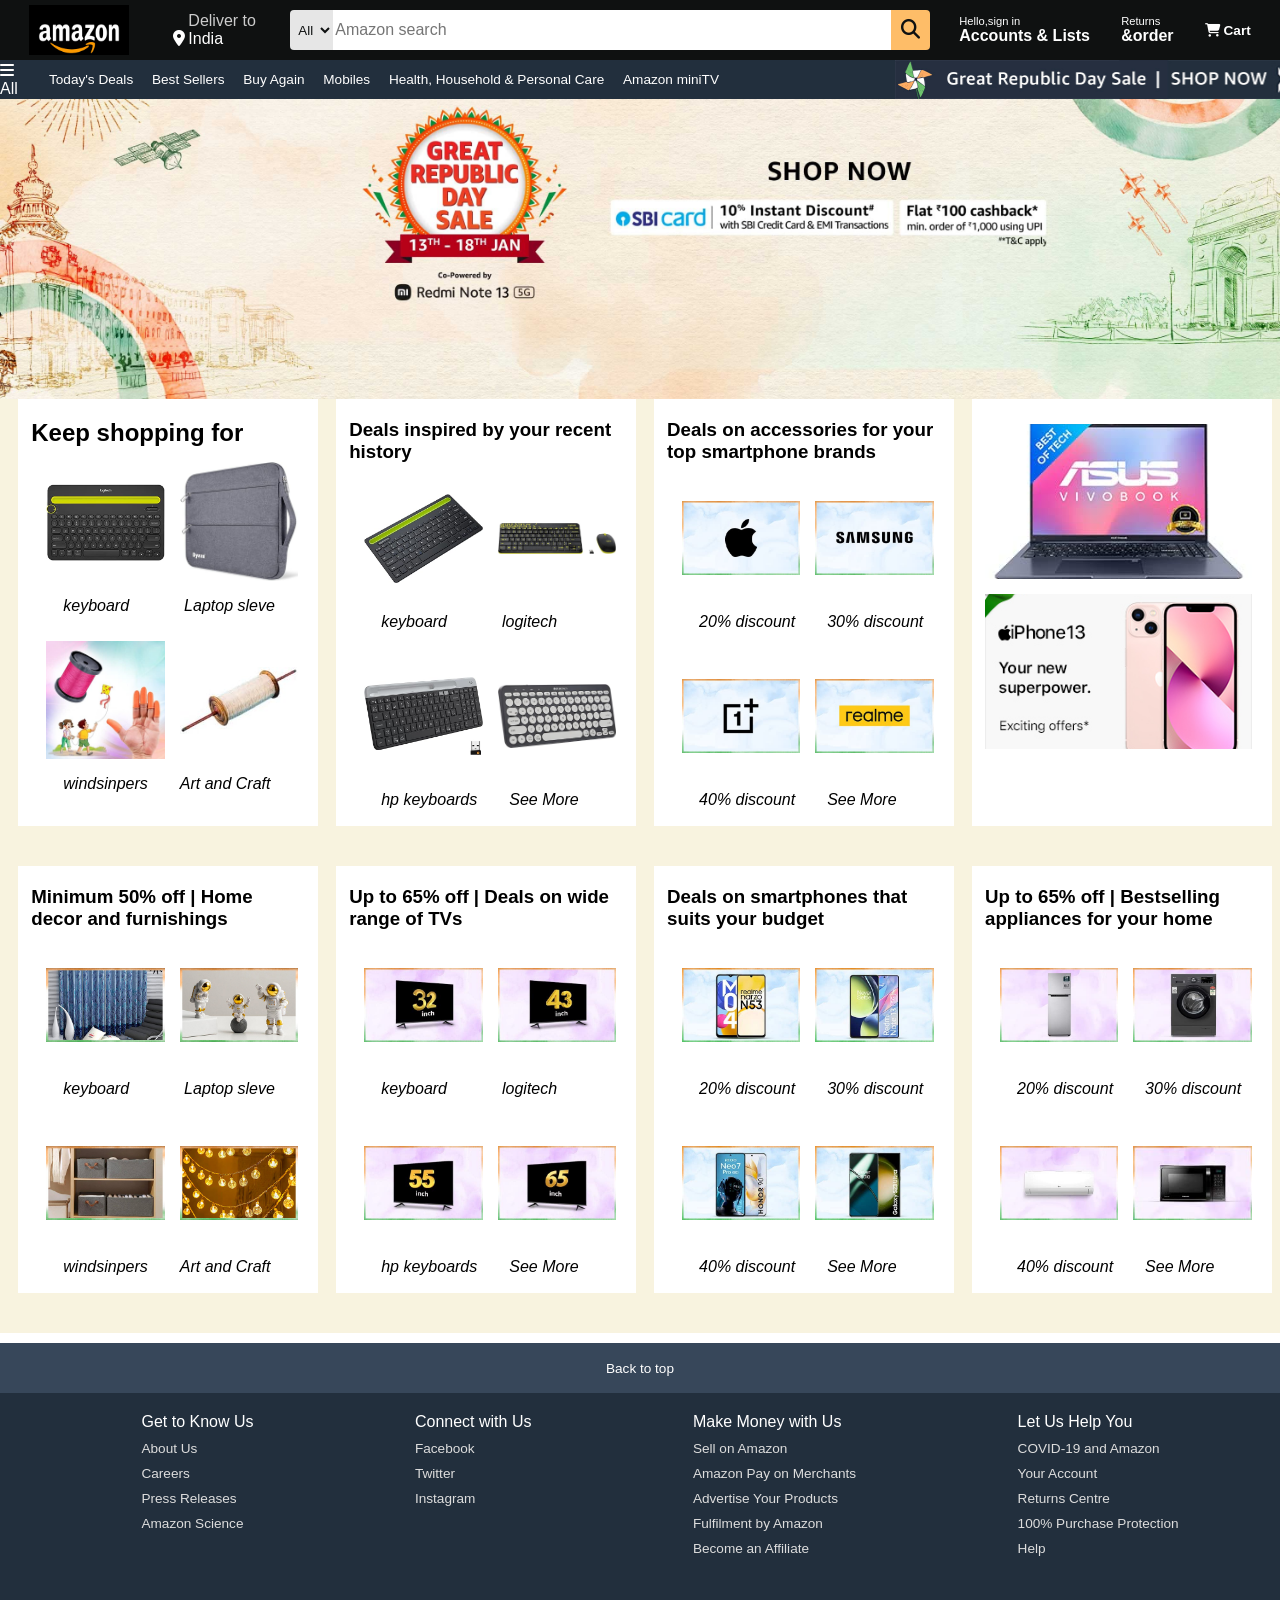
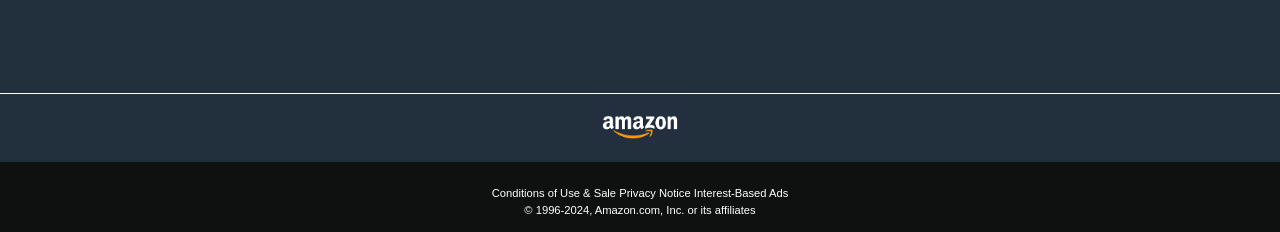
<file: project 2 amazon/index.html>
<!DOCTYPE html>
<html lang="en">
<head>
    <meta charset="UTF-8">
    <meta name="viewport" content="width=device-width, initial-scale=1.0">
    <title>Amazon</title>
    <link rel="stylesheet" href="style.css"> 
    <link rel="stylesheet" href="https://cdnjs.cloudflare.com/ajax/libs/font-awesome/6.5.1/css/all.min.css" integrity="sha512-DTOQO9RWCH3ppGqcWaEA1BIZOC6xxalwEsw9c2QQeAIftl+Vegovlnee1c9QX4TctnWMn13TZye+giMm8e2LwA==" crossorigin="anonymous" referrerpolicy="no-referrer" />
</head>
<body>
    <header>
        <div class="navbar">
            <div class="navlogo border">
                <div class="logo"></div>
            </div>
            <div class="navaddress border"> 
                <p class="deliver">Deliver to</p>
                <div class="navicon">
                    <i class="fa-solid fa-location-dot"></i>
                    <p class="India">India</p>

                </div>
            </div>
            <div class="navsearch">
                 <select class="search">
                    <option >All</option>
                 </select>
                  
                    <input placeholder="Amazon search" class="searchinput">
                    <div class="searchion">
                        <i class="fa-solid fa-magnifying-glass"></i>
                    </div>
                
            </div>
            <div class="navsign border">
                <p class="sign">Hello,sign in</p>
                <p class="first">Accounts & Lists</p>
            </div>
            <div class="orders border">
                <p class="sign">Returns</p>
                <p class="first">&order</p>
            </div>
            <div class="cart border">
                <i class="fa-solid fa-cart-shopping"></i>
                Cart 
            </div>
        </div>
        <div class="panel">
            <div class="panelall">
                <i class="fa-solid fa-bars"></i>
                 All
            </div>
            <div class="options">
                <p>Today's Deals</p>
                <p>Best Sellers</p>
                <p>Buy Again</p>
                <p>Mobiles</p>
                <p>Health, Household & Personal Care</p>
                <p>Amazon miniTV</p>

            </div>
            <div class="deals">
                
            </div>
        </div>

     </header>
    
    
    
     <div class="homepage"></div>
     <div class="shop">
        <div class="box1 box">
            <h2>Keep shopping for</h2>
                <div class="boxcontent">
                    <div class="top">
                             <div class="box1image1 subimage " style="background-image:url('keyboard.jpg');"><a href="https://www.amazon.in/hz/mobile/mission?p=tPiKZnF8zqvQAgX%2B0sPkeKgcR%2FM4ET6RxkSKxRPrF8YYGQESoTmi%2FiYuAE8v5Ep7IdYk6F2dLVwaGk4pd4MfEU4zYArmtUOfGakLkhVeO4o2gm7LsV8CFdguOnYT6zEGAObz4MkenAHlWL7hVK86wPxVQChByY%2B3fultbBYMxJVVUJlbvV3EdWjvg876XnM8fsMMHh6hYR6gd6YncGYEhdQSYT%2BG%2F1T%2FhaX%2Bm7pUgoWAEDvrXMUNx4ZB4R8qamHWje4MNbmEatPF5Vjm370GqirEFlqUu3GCcZsuV0c2TcDl68TdvJ32OGFVX0uSuwjBNm3K5imnBGlzegNHQeRUa%2FFPZBXwadwV65AIWqWMgA1UyaNS%2FWhHpn1tTHErNr1PlZafqQ4occ4%3D&ref_=ci_mcx_mi&pf_rd_r=AV852BTBAK8HX8R8JGF0&pf_rd_p=f4e0dfb3-d638-4576-b69c-abc4d63f0bba&pd_rd_r=71639ca4-6c8a-48a4-8052-5fc637baef84&pd_rd_w=7ZKMG&pd_rd_wg=pqC3Y"></a><p></p></div>
                             <div class="box1image2 subimage" style="background-image: url('laptop.jpg');"><a href="https://www.amazon.in/hz/mobile/mission?p=FTZ5Ym4y7VlqONRy2WTTLji0WZThlyupBSDpmbomo32qP%2FaXLpWPqExHEgdDX%2Fbnbvd4yjeGxSgkvJnhuWONgE%2BI4eJKZSrucXkwbl682oMt9OF%2FwFnpTyQWpzqICVlNd%2Bwg5J4Y3zH41gQR4Fzo5S9sj%2F0y03nscUcXJ2o8i3dfaunFi%2FZP4u%2FOIixCblQ9ljzGXe2p1iizjMPxnZUOsCQcAdxKOuE3ITK0mFuowKMXduXYWhTTihH%2FUisaCOcDcNVf%2FZMS2h%2F347Dju%2BZ%2B%2BEpmhyaQYgTYyqBvku2azuiYwcbeFPcGKsqUh7hYYtApRNgJjGPz6Xsq%2BvvK%2Bu0ZZcbaiqDOrJnt81AqTEQAfGuNyY0wQdMcWkvDOpZNCdDyoRWUCnxNOz%2FM6s9mdFCqekoasFaDYluc6TmblTdrZa0%3D&ref_=ci_mcx_mi&pf_rd_r=AV852BTBAK8HX8R8JGF0&pf_rd_p=f4e0dfb3-d638-4576-b69c-abc4d63f0bba&pd_rd_r=71639ca4-6c8a-48a4-8052-5fc637baef84&pd_rd_w=7ZKMG&pd_rd_wg=pqC3Y"></a></div>
                        </div>
                        <div class="text">
                             <p>keyboard</p>
                             <p style="margin-left:55px ;">    Laptop sleve</p>

                        </div>
                     <div class="top">
                            <div class="box1image3 subimage" style="background-image: url('windspinners.jpg');"><a href="https://www.amazon.in/hz/mobile/mission?p=PWDqBfF4IIZa%2BQzuT99AJG2WHqwRwo7RDsQPnRVLS1U4V3Td%2FmyiCpamJMrawyPDOI8GKF7NM2XkigaBdAxnSjlu531r9LVPcdpvTCtnjb5nSLBEaXdvgl0lvbDm2JHqWvAjWTvy65b%2BLdMH5Ar3vqdJFhtnf0P24yRqgqP%2BjJyd879MEpNA6oNNU%2BDmCIsXba%2FffkmMJVCDlF6TrsQbjrwVk1TfoZI2KlymaO%2FupiVFVKrSawvMAfYLVYq%2BUgtl%2B929nuWqhe6FkQ2tnl6I33oLxqsNOc7Ge45HFrq49y%2BFdzWvyanBuenqF7fJ154aTWAw%2BZWEreUGNjHkgtPk1jeqH%2F8hq8%2FDhvN0IdnO50xeLVs%2FLe3SrMA7xa2tCNyDvTW6MRAnwal5vL6%2BTU0ZAA%3D%3D&ref_=ci_mcx_mi&pf_rd_r=AV852BTBAK8HX8R8JGF0&pf_rd_p=f4e0dfb3-d638-4576-b69c-abc4d63f0bba&pd_rd_r=71639ca4-6c8a-48a4-8052-5fc637baef84&pd_rd_w=7ZKMG&pd_rd_wg=pqC3Y"> </a></div>
                            <div  class="box1image4 subimage" style="background-image: url('art.jpg');"><a href="https://www.amazon.in/hz/mobile/mission?p=IeFqtlIH6p83FIOnifY4KsLsgZsVvIyB7Ws38LjwP7fqWxtsFGETBXzMJQLF%2Fr5W6rOM9C7isg2n0myVEi9%2FlF1qMpanOGX50vBg%2BjYEQca8VOuOVMzHopiERrPqVJUKwgDI1KCY%2FIbDGd1AuTbv0OnZpqUMQMd6s1idCU0nt5AUK9xawdRViIU3enthYxrX4YcHmtlt%2F4R41KpzoQSYS9QA1ZsmNHf30G3hHQ6f3JSSz5wMk6GXkllRInEdfM3XPNa%2BUwrZjfXSWPs8pQYmOe0p0Hss%2F2faNM2YGmYO4oI95nxdVfZlHy4QUr5Tbbawu0eCyLAv1r5JklqjrW2sWYETF7hX41jGvtwG9yLjYBc9HVat4hAIn5f%2B%2FLiA1GOYn2sE697UzliDzgr63xlbBA7r02aw%2FyUW&ref_=ci_mcx_mi&pf_rd_r=AV852BTBAK8HX8R8JGF0&pf_rd_p=f4e0dfb3-d638-4576-b69c-abc4d63f0bba&pd_rd_r=71639ca4-6c8a-48a4-8052-5fc637baef84&pd_rd_w=7ZKMG&pd_rd_wg=pqC3Y"></a></div>
                   
                    </div>
                    <div class="text">
                        <p>windsinpers</p>
                        <p>     Art and Craft</p>
                    </div>
             </div>
        </div>
        <div class="box2 box"><h3>Deals inspired by your recent history</h3>
            <div class="boxcontent">
                <div class="top">
                         <div class="box1image1 subimage " style="background-image:url('keyboard1.jpg');"><a href="https://www.amazon.in/hz/mobile/mission?p=tPiKZnF8zqvQAgX%2B0sPkeKgcR%2FM4ET6RxkSKxRPrF8YYGQESoTmi%2FiYuAE8v5Ep7IdYk6F2dLVwaGk4pd4MfEU4zYArmtUOfGakLkhVeO4o2gm7LsV8CFdguOnYT6zEGAObz4MkenAHlWL7hVK86wPxVQChByY%2B3fultbBYMxJVVUJlbvV3EdWjvg876XnM8fsMMHh6hYR6gd6YncGYEhdQSYT%2BG%2F1T%2FhaX%2Bm7pUgoWAEDvrXMUNx4ZB4R8qamHWje4MNbmEatPF5Vjm370GqirEFlqUu3GCcZsuV0c2TcDl68TdvJ32OGFVX0uSuwjBNm3K5imnBGlzegNHQeRUa%2FFPZBXwadwV65AIWqWMgA1UyaNS%2FWhHpn1tTHErNr1PlZafqQ4occ4%3D&ref_=ci_mcx_mi&pf_rd_r=AV852BTBAK8HX8R8JGF0&pf_rd_p=f4e0dfb3-d638-4576-b69c-abc4d63f0bba&pd_rd_r=71639ca4-6c8a-48a4-8052-5fc637baef84&pd_rd_w=7ZKMG&pd_rd_wg=pqC3Y"></a><p></p></div>
                         <div class="box1image2 subimage" style="background-image: url('keyboard2.jpg');"><a href="https://www.amazon.in/hz/mobile/mission?p=FTZ5Ym4y7VlqONRy2WTTLji0WZThlyupBSDpmbomo32qP%2FaXLpWPqExHEgdDX%2Fbnbvd4yjeGxSgkvJnhuWONgE%2BI4eJKZSrucXkwbl682oMt9OF%2FwFnpTyQWpzqICVlNd%2Bwg5J4Y3zH41gQR4Fzo5S9sj%2F0y03nscUcXJ2o8i3dfaunFi%2FZP4u%2FOIixCblQ9ljzGXe2p1iizjMPxnZUOsCQcAdxKOuE3ITK0mFuowKMXduXYWhTTihH%2FUisaCOcDcNVf%2FZMS2h%2F347Dju%2BZ%2B%2BEpmhyaQYgTYyqBvku2azuiYwcbeFPcGKsqUh7hYYtApRNgJjGPz6Xsq%2BvvK%2Bu0ZZcbaiqDOrJnt81AqTEQAfGuNyY0wQdMcWkvDOpZNCdDyoRWUCnxNOz%2FM6s9mdFCqekoasFaDYluc6TmblTdrZa0%3D&ref_=ci_mcx_mi&pf_rd_r=AV852BTBAK8HX8R8JGF0&pf_rd_p=f4e0dfb3-d638-4576-b69c-abc4d63f0bba&pd_rd_r=71639ca4-6c8a-48a4-8052-5fc637baef84&pd_rd_w=7ZKMG&pd_rd_wg=pqC3Y"></a></div>
                    </div>
                    <div class="text">
                         <p>keyboard</p>
                         <p style="margin-left:55px ;">    logitech</p>

                    </div>
                 <div class="top">
                        <div class="box1image3 subimage" style="background-image: url('keyboard3.jpg');"><a href="https://www.amazon.in/hz/mobile/mission?p=PWDqBfF4IIZa%2BQzuT99AJG2WHqwRwo7RDsQPnRVLS1U4V3Td%2FmyiCpamJMrawyPDOI8GKF7NM2XkigaBdAxnSjlu531r9LVPcdpvTCtnjb5nSLBEaXdvgl0lvbDm2JHqWvAjWTvy65b%2BLdMH5Ar3vqdJFhtnf0P24yRqgqP%2BjJyd879MEpNA6oNNU%2BDmCIsXba%2FffkmMJVCDlF6TrsQbjrwVk1TfoZI2KlymaO%2FupiVFVKrSawvMAfYLVYq%2BUgtl%2B929nuWqhe6FkQ2tnl6I33oLxqsNOc7Ge45HFrq49y%2BFdzWvyanBuenqF7fJ154aTWAw%2BZWEreUGNjHkgtPk1jeqH%2F8hq8%2FDhvN0IdnO50xeLVs%2FLe3SrMA7xa2tCNyDvTW6MRAnwal5vL6%2BTU0ZAA%3D%3D&ref_=ci_mcx_mi&pf_rd_r=AV852BTBAK8HX8R8JGF0&pf_rd_p=f4e0dfb3-d638-4576-b69c-abc4d63f0bba&pd_rd_r=71639ca4-6c8a-48a4-8052-5fc637baef84&pd_rd_w=7ZKMG&pd_rd_wg=pqC3Y"> </a></div>
                        <div  class="box1image4 subimage" style="background-image: url('keyboard4.jpg');"><a href="https://www.amazon.in/hz/mobile/mission?p=IeFqtlIH6p83FIOnifY4KsLsgZsVvIyB7Ws38LjwP7fqWxtsFGETBXzMJQLF%2Fr5W6rOM9C7isg2n0myVEi9%2FlF1qMpanOGX50vBg%2BjYEQca8VOuOVMzHopiERrPqVJUKwgDI1KCY%2FIbDGd1AuTbv0OnZpqUMQMd6s1idCU0nt5AUK9xawdRViIU3enthYxrX4YcHmtlt%2F4R41KpzoQSYS9QA1ZsmNHf30G3hHQ6f3JSSz5wMk6GXkllRInEdfM3XPNa%2BUwrZjfXSWPs8pQYmOe0p0Hss%2F2faNM2YGmYO4oI95nxdVfZlHy4QUr5Tbbawu0eCyLAv1r5JklqjrW2sWYETF7hX41jGvtwG9yLjYBc9HVat4hAIn5f%2B%2FLiA1GOYn2sE697UzliDzgr63xlbBA7r02aw%2FyUW&ref_=ci_mcx_mi&pf_rd_r=AV852BTBAK8HX8R8JGF0&pf_rd_p=f4e0dfb3-d638-4576-b69c-abc4d63f0bba&pd_rd_r=71639ca4-6c8a-48a4-8052-5fc637baef84&pd_rd_w=7ZKMG&pd_rd_wg=pqC3Y"></a></div>
               
                </div>
                <div class="text">
                    <p>hp keyboards</p>
                    <p>     See More</p>
                </div>
         </div></div>
        <div class="box3 box"><h3>Deals on accessories for your top smartphone brands</h3>
            <div class="boxcontent">
                <div class="top">
                         <div class="box1image1 subimage " style="background-image:url('apple.jpg');"><a href="https://www.amazon.in/hz/mobile/mission?p=tPiKZnF8zqvQAgX%2B0sPkeKgcR%2FM4ET6RxkSKxRPrF8YYGQESoTmi%2FiYuAE8v5Ep7IdYk6F2dLVwaGk4pd4MfEU4zYArmtUOfGakLkhVeO4o2gm7LsV8CFdguOnYT6zEGAObz4MkenAHlWL7hVK86wPxVQChByY%2B3fultbBYMxJVVUJlbvV3EdWjvg876XnM8fsMMHh6hYR6gd6YncGYEhdQSYT%2BG%2F1T%2FhaX%2Bm7pUgoWAEDvrXMUNx4ZB4R8qamHWje4MNbmEatPF5Vjm370GqirEFlqUu3GCcZsuV0c2TcDl68TdvJ32OGFVX0uSuwjBNm3K5imnBGlzegNHQeRUa%2FFPZBXwadwV65AIWqWMgA1UyaNS%2FWhHpn1tTHErNr1PlZafqQ4occ4%3D&ref_=ci_mcx_mi&pf_rd_r=AV852BTBAK8HX8R8JGF0&pf_rd_p=f4e0dfb3-d638-4576-b69c-abc4d63f0bba&pd_rd_r=71639ca4-6c8a-48a4-8052-5fc637baef84&pd_rd_w=7ZKMG&pd_rd_wg=pqC3Y"></a><p></p></div>
                         <div class="box1image2 subimage" style="background-image: url('samsung.jpg');"><a href="https://www.amazon.in/hz/mobile/mission?p=FTZ5Ym4y7VlqONRy2WTTLji0WZThlyupBSDpmbomo32qP%2FaXLpWPqExHEgdDX%2Fbnbvd4yjeGxSgkvJnhuWONgE%2BI4eJKZSrucXkwbl682oMt9OF%2FwFnpTyQWpzqICVlNd%2Bwg5J4Y3zH41gQR4Fzo5S9sj%2F0y03nscUcXJ2o8i3dfaunFi%2FZP4u%2FOIixCblQ9ljzGXe2p1iizjMPxnZUOsCQcAdxKOuE3ITK0mFuowKMXduXYWhTTihH%2FUisaCOcDcNVf%2FZMS2h%2F347Dju%2BZ%2B%2BEpmhyaQYgTYyqBvku2azuiYwcbeFPcGKsqUh7hYYtApRNgJjGPz6Xsq%2BvvK%2Bu0ZZcbaiqDOrJnt81AqTEQAfGuNyY0wQdMcWkvDOpZNCdDyoRWUCnxNOz%2FM6s9mdFCqekoasFaDYluc6TmblTdrZa0%3D&ref_=ci_mcx_mi&pf_rd_r=AV852BTBAK8HX8R8JGF0&pf_rd_p=f4e0dfb3-d638-4576-b69c-abc4d63f0bba&pd_rd_r=71639ca4-6c8a-48a4-8052-5fc637baef84&pd_rd_w=7ZKMG&pd_rd_wg=pqC3Y"></a></div>
                    </div>
                    <div class="text"><div class="text">
                        <p>20% discount</p>
                        <p> 30% discount</p>
                    </div>
                      
                    </div>
                 <div class="top">
                        <div class="box1image3 subimage" style="background-image: url('oneplus.jpg');"><a href="https://www.amazon.in/hz/mobile/mission?p=PWDqBfF4IIZa%2BQzuT99AJG2WHqwRwo7RDsQPnRVLS1U4V3Td%2FmyiCpamJMrawyPDOI8GKF7NM2XkigaBdAxnSjlu531r9LVPcdpvTCtnjb5nSLBEaXdvgl0lvbDm2JHqWvAjWTvy65b%2BLdMH5Ar3vqdJFhtnf0P24yRqgqP%2BjJyd879MEpNA6oNNU%2BDmCIsXba%2FffkmMJVCDlF6TrsQbjrwVk1TfoZI2KlymaO%2FupiVFVKrSawvMAfYLVYq%2BUgtl%2B929nuWqhe6FkQ2tnl6I33oLxqsNOc7Ge45HFrq49y%2BFdzWvyanBuenqF7fJ154aTWAw%2BZWEreUGNjHkgtPk1jeqH%2F8hq8%2FDhvN0IdnO50xeLVs%2FLe3SrMA7xa2tCNyDvTW6MRAnwal5vL6%2BTU0ZAA%3D%3D&ref_=ci_mcx_mi&pf_rd_r=AV852BTBAK8HX8R8JGF0&pf_rd_p=f4e0dfb3-d638-4576-b69c-abc4d63f0bba&pd_rd_r=71639ca4-6c8a-48a4-8052-5fc637baef84&pd_rd_w=7ZKMG&pd_rd_wg=pqC3Y"> </a></div>
                        <div  class="box1image4 subimage" style="background-image: url('realme.jpg');"><a href="https://www.amazon.in/hz/mobile/mission?p=IeFqtlIH6p83FIOnifY4KsLsgZsVvIyB7Ws38LjwP7fqWxtsFGETBXzMJQLF%2Fr5W6rOM9C7isg2n0myVEi9%2FlF1qMpanOGX50vBg%2BjYEQca8VOuOVMzHopiERrPqVJUKwgDI1KCY%2FIbDGd1AuTbv0OnZpqUMQMd6s1idCU0nt5AUK9xawdRViIU3enthYxrX4YcHmtlt%2F4R41KpzoQSYS9QA1ZsmNHf30G3hHQ6f3JSSz5wMk6GXkllRInEdfM3XPNa%2BUwrZjfXSWPs8pQYmOe0p0Hss%2F2faNM2YGmYO4oI95nxdVfZlHy4QUr5Tbbawu0eCyLAv1r5JklqjrW2sWYETF7hX41jGvtwG9yLjYBc9HVat4hAIn5f%2B%2FLiA1GOYn2sE697UzliDzgr63xlbBA7r02aw%2FyUW&ref_=ci_mcx_mi&pf_rd_r=AV852BTBAK8HX8R8JGF0&pf_rd_p=f4e0dfb3-d638-4576-b69c-abc4d63f0bba&pd_rd_r=71639ca4-6c8a-48a4-8052-5fc637baef84&pd_rd_w=7ZKMG&pd_rd_wg=pqC3Y"></a></div>
               
                </div>
                <div class="text">
                    <p>40% discount</p>
                    <p>   See More</p>
                </div>
         </div></div>
        <div class="box4 box">
            <div class="subimage1" style="background-image: url('asus.jpg');"></div>
            <div class="subimage1" style="background-image: url('iphone13.jpeg');"></div>

        </div></div>
        
     </div>
    <div class="shop">
        <div class="box1 box">
           <h3>Minimum 50% off | Home decor and furnishings</h3>
                <div class="boxcontent">
                    <div class="top">
                             <div class="box1image1 subimage " style="background-image:url('1.jpg');"><a href="https://www.amazon.in/hz/mobile/mission?p=tPiKZnF8zqvQAgX%2B0sPkeKgcR%2FM4ET6RxkSKxRPrF8YYGQESoTmi%2FiYuAE8v5Ep7IdYk6F2dLVwaGk4pd4MfEU4zYArmtUOfGakLkhVeO4o2gm7LsV8CFdguOnYT6zEGAObz4MkenAHlWL7hVK86wPxVQChByY%2B3fultbBYMxJVVUJlbvV3EdWjvg876XnM8fsMMHh6hYR6gd6YncGYEhdQSYT%2BG%2F1T%2FhaX%2Bm7pUgoWAEDvrXMUNx4ZB4R8qamHWje4MNbmEatPF5Vjm370GqirEFlqUu3GCcZsuV0c2TcDl68TdvJ32OGFVX0uSuwjBNm3K5imnBGlzegNHQeRUa%2FFPZBXwadwV65AIWqWMgA1UyaNS%2FWhHpn1tTHErNr1PlZafqQ4occ4%3D&ref_=ci_mcx_mi&pf_rd_r=AV852BTBAK8HX8R8JGF0&pf_rd_p=f4e0dfb3-d638-4576-b69c-abc4d63f0bba&pd_rd_r=71639ca4-6c8a-48a4-8052-5fc637baef84&pd_rd_w=7ZKMG&pd_rd_wg=pqC3Y"></a><p></p></div>
                             <div class="box1image2 subimage" style="background-image: url('2.jpg');"><a href="https://www.amazon.in/hz/mobile/mission?p=FTZ5Ym4y7VlqONRy2WTTLji0WZThlyupBSDpmbomo32qP%2FaXLpWPqExHEgdDX%2Fbnbvd4yjeGxSgkvJnhuWONgE%2BI4eJKZSrucXkwbl682oMt9OF%2FwFnpTyQWpzqICVlNd%2Bwg5J4Y3zH41gQR4Fzo5S9sj%2F0y03nscUcXJ2o8i3dfaunFi%2FZP4u%2FOIixCblQ9ljzGXe2p1iizjMPxnZUOsCQcAdxKOuE3ITK0mFuowKMXduXYWhTTihH%2FUisaCOcDcNVf%2FZMS2h%2F347Dju%2BZ%2B%2BEpmhyaQYgTYyqBvku2azuiYwcbeFPcGKsqUh7hYYtApRNgJjGPz6Xsq%2BvvK%2Bu0ZZcbaiqDOrJnt81AqTEQAfGuNyY0wQdMcWkvDOpZNCdDyoRWUCnxNOz%2FM6s9mdFCqekoasFaDYluc6TmblTdrZa0%3D&ref_=ci_mcx_mi&pf_rd_r=AV852BTBAK8HX8R8JGF0&pf_rd_p=f4e0dfb3-d638-4576-b69c-abc4d63f0bba&pd_rd_r=71639ca4-6c8a-48a4-8052-5fc637baef84&pd_rd_w=7ZKMG&pd_rd_wg=pqC3Y"></a></div>
                        </div>
                        <div class="text">
                             <p>keyboard</p>
                             <p style="margin-left:55px ;">    Laptop sleve</p>

                        </div>
                     <div class="top">
                            <div class="box1image3 subimage" style="background-image: url('3.jpg');"><a href="https://www.amazon.in/hz/mobile/mission?p=PWDqBfF4IIZa%2BQzuT99AJG2WHqwRwo7RDsQPnRVLS1U4V3Td%2FmyiCpamJMrawyPDOI8GKF7NM2XkigaBdAxnSjlu531r9LVPcdpvTCtnjb5nSLBEaXdvgl0lvbDm2JHqWvAjWTvy65b%2BLdMH5Ar3vqdJFhtnf0P24yRqgqP%2BjJyd879MEpNA6oNNU%2BDmCIsXba%2FffkmMJVCDlF6TrsQbjrwVk1TfoZI2KlymaO%2FupiVFVKrSawvMAfYLVYq%2BUgtl%2B929nuWqhe6FkQ2tnl6I33oLxqsNOc7Ge45HFrq49y%2BFdzWvyanBuenqF7fJ154aTWAw%2BZWEreUGNjHkgtPk1jeqH%2F8hq8%2FDhvN0IdnO50xeLVs%2FLe3SrMA7xa2tCNyDvTW6MRAnwal5vL6%2BTU0ZAA%3D%3D&ref_=ci_mcx_mi&pf_rd_r=AV852BTBAK8HX8R8JGF0&pf_rd_p=f4e0dfb3-d638-4576-b69c-abc4d63f0bba&pd_rd_r=71639ca4-6c8a-48a4-8052-5fc637baef84&pd_rd_w=7ZKMG&pd_rd_wg=pqC3Y"> </a></div>
                            <div  class="box1image4 subimage" style="background-image: url('4.jpg');"><a href="https://www.amazon.in/hz/mobile/mission?p=IeFqtlIH6p83FIOnifY4KsLsgZsVvIyB7Ws38LjwP7fqWxtsFGETBXzMJQLF%2Fr5W6rOM9C7isg2n0myVEi9%2FlF1qMpanOGX50vBg%2BjYEQca8VOuOVMzHopiERrPqVJUKwgDI1KCY%2FIbDGd1AuTbv0OnZpqUMQMd6s1idCU0nt5AUK9xawdRViIU3enthYxrX4YcHmtlt%2F4R41KpzoQSYS9QA1ZsmNHf30G3hHQ6f3JSSz5wMk6GXkllRInEdfM3XPNa%2BUwrZjfXSWPs8pQYmOe0p0Hss%2F2faNM2YGmYO4oI95nxdVfZlHy4QUr5Tbbawu0eCyLAv1r5JklqjrW2sWYETF7hX41jGvtwG9yLjYBc9HVat4hAIn5f%2B%2FLiA1GOYn2sE697UzliDzgr63xlbBA7r02aw%2FyUW&ref_=ci_mcx_mi&pf_rd_r=AV852BTBAK8HX8R8JGF0&pf_rd_p=f4e0dfb3-d638-4576-b69c-abc4d63f0bba&pd_rd_r=71639ca4-6c8a-48a4-8052-5fc637baef84&pd_rd_w=7ZKMG&pd_rd_wg=pqC3Y"></a></div>
                   
                    </div>
                    <div class="text">
                        <p>windsinpers</p>
                        <p>     Art and Craft</p>
                    </div>
             </div>
        </div>
        <div class="box2 box"><h3>Up to 65% off | Deals on wide range of TVs</h3>
            <div class="boxcontent">
                <div class="top">
                         <div class="box1image1 subimage " style="background-image:url('5.jpg');"><a href="https://www.amazon.in/hz/mobile/mission?p=tPiKZnF8zqvQAgX%2B0sPkeKgcR%2FM4ET6RxkSKxRPrF8YYGQESoTmi%2FiYuAE8v5Ep7IdYk6F2dLVwaGk4pd4MfEU4zYArmtUOfGakLkhVeO4o2gm7LsV8CFdguOnYT6zEGAObz4MkenAHlWL7hVK86wPxVQChByY%2B3fultbBYMxJVVUJlbvV3EdWjvg876XnM8fsMMHh6hYR6gd6YncGYEhdQSYT%2BG%2F1T%2FhaX%2Bm7pUgoWAEDvrXMUNx4ZB4R8qamHWje4MNbmEatPF5Vjm370GqirEFlqUu3GCcZsuV0c2TcDl68TdvJ32OGFVX0uSuwjBNm3K5imnBGlzegNHQeRUa%2FFPZBXwadwV65AIWqWMgA1UyaNS%2FWhHpn1tTHErNr1PlZafqQ4occ4%3D&ref_=ci_mcx_mi&pf_rd_r=AV852BTBAK8HX8R8JGF0&pf_rd_p=f4e0dfb3-d638-4576-b69c-abc4d63f0bba&pd_rd_r=71639ca4-6c8a-48a4-8052-5fc637baef84&pd_rd_w=7ZKMG&pd_rd_wg=pqC3Y"></a><p></p></div>
                         <div class="box1image2 subimage" style="background-image: url('6.jpg');"><a href="https://www.amazon.in/hz/mobile/mission?p=FTZ5Ym4y7VlqONRy2WTTLji0WZThlyupBSDpmbomo32qP%2FaXLpWPqExHEgdDX%2Fbnbvd4yjeGxSgkvJnhuWONgE%2BI4eJKZSrucXkwbl682oMt9OF%2FwFnpTyQWpzqICVlNd%2Bwg5J4Y3zH41gQR4Fzo5S9sj%2F0y03nscUcXJ2o8i3dfaunFi%2FZP4u%2FOIixCblQ9ljzGXe2p1iizjMPxnZUOsCQcAdxKOuE3ITK0mFuowKMXduXYWhTTihH%2FUisaCOcDcNVf%2FZMS2h%2F347Dju%2BZ%2B%2BEpmhyaQYgTYyqBvku2azuiYwcbeFPcGKsqUh7hYYtApRNgJjGPz6Xsq%2BvvK%2Bu0ZZcbaiqDOrJnt81AqTEQAfGuNyY0wQdMcWkvDOpZNCdDyoRWUCnxNOz%2FM6s9mdFCqekoasFaDYluc6TmblTdrZa0%3D&ref_=ci_mcx_mi&pf_rd_r=AV852BTBAK8HX8R8JGF0&pf_rd_p=f4e0dfb3-d638-4576-b69c-abc4d63f0bba&pd_rd_r=71639ca4-6c8a-48a4-8052-5fc637baef84&pd_rd_w=7ZKMG&pd_rd_wg=pqC3Y"></a></div>
                    </div>
                    <div class="text">
                         <p>keyboard</p>
                         <p style="margin-left:55px ;"> logitech</p>

                    </div>
                 <div class="top">
                        <div class="box1image3 subimage" style="background-image: url('7.jpg');"><a href="https://www.amazon.in/hz/mobile/mission?p=PWDqBfF4IIZa%2BQzuT99AJG2WHqwRwo7RDsQPnRVLS1U4V3Td%2FmyiCpamJMrawyPDOI8GKF7NM2XkigaBdAxnSjlu531r9LVPcdpvTCtnjb5nSLBEaXdvgl0lvbDm2JHqWvAjWTvy65b%2BLdMH5Ar3vqdJFhtnf0P24yRqgqP%2BjJyd879MEpNA6oNNU%2BDmCIsXba%2FffkmMJVCDlF6TrsQbjrwVk1TfoZI2KlymaO%2FupiVFVKrSawvMAfYLVYq%2BUgtl%2B929nuWqhe6FkQ2tnl6I33oLxqsNOc7Ge45HFrq49y%2BFdzWvyanBuenqF7fJ154aTWAw%2BZWEreUGNjHkgtPk1jeqH%2F8hq8%2FDhvN0IdnO50xeLVs%2FLe3SrMA7xa2tCNyDvTW6MRAnwal5vL6%2BTU0ZAA%3D%3D&ref_=ci_mcx_mi&pf_rd_r=AV852BTBAK8HX8R8JGF0&pf_rd_p=f4e0dfb3-d638-4576-b69c-abc4d63f0bba&pd_rd_r=71639ca4-6c8a-48a4-8052-5fc637baef84&pd_rd_w=7ZKMG&pd_rd_wg=pqC3Y"> </a></div>
                        <div  class="box1image4 subimage" style="background-image: url('8.jpg');"><a href="https://www.amazon.in/hz/mobile/mission?p=IeFqtlIH6p83FIOnifY4KsLsgZsVvIyB7Ws38LjwP7fqWxtsFGETBXzMJQLF%2Fr5W6rOM9C7isg2n0myVEi9%2FlF1qMpanOGX50vBg%2BjYEQca8VOuOVMzHopiERrPqVJUKwgDI1KCY%2FIbDGd1AuTbv0OnZpqUMQMd6s1idCU0nt5AUK9xawdRViIU3enthYxrX4YcHmtlt%2F4R41KpzoQSYS9QA1ZsmNHf30G3hHQ6f3JSSz5wMk6GXkllRInEdfM3XPNa%2BUwrZjfXSWPs8pQYmOe0p0Hss%2F2faNM2YGmYO4oI95nxdVfZlHy4QUr5Tbbawu0eCyLAv1r5JklqjrW2sWYETF7hX41jGvtwG9yLjYBc9HVat4hAIn5f%2B%2FLiA1GOYn2sE697UzliDzgr63xlbBA7r02aw%2FyUW&ref_=ci_mcx_mi&pf_rd_r=AV852BTBAK8HX8R8JGF0&pf_rd_p=f4e0dfb3-d638-4576-b69c-abc4d63f0bba&pd_rd_r=71639ca4-6c8a-48a4-8052-5fc637baef84&pd_rd_w=7ZKMG&pd_rd_wg=pqC3Y"></a></div>
               
                </div>
                <div class="text">
                    <p>hp keyboards</p>
                    <p>     See More</p>
                </div>
         </div></div>
        <div class="box3 box"><h3>Deals on smartphones that suits your budget</h3>
            <div class="boxcontent">
                <div class="top">
                         <div class="box1image1 subimage " style="background-image:url('9.jpg');"><a href="https://www.amazon.in/hz/mobile/mission?p=tPiKZnF8zqvQAgX%2B0sPkeKgcR%2FM4ET6RxkSKxRPrF8YYGQESoTmi%2FiYuAE8v5Ep7IdYk6F2dLVwaGk4pd4MfEU4zYArmtUOfGakLkhVeO4o2gm7LsV8CFdguOnYT6zEGAObz4MkenAHlWL7hVK86wPxVQChByY%2B3fultbBYMxJVVUJlbvV3EdWjvg876XnM8fsMMHh6hYR6gd6YncGYEhdQSYT%2BG%2F1T%2FhaX%2Bm7pUgoWAEDvrXMUNx4ZB4R8qamHWje4MNbmEatPF5Vjm370GqirEFlqUu3GCcZsuV0c2TcDl68TdvJ32OGFVX0uSuwjBNm3K5imnBGlzegNHQeRUa%2FFPZBXwadwV65AIWqWMgA1UyaNS%2FWhHpn1tTHErNr1PlZafqQ4occ4%3D&ref_=ci_mcx_mi&pf_rd_r=AV852BTBAK8HX8R8JGF0&pf_rd_p=f4e0dfb3-d638-4576-b69c-abc4d63f0bba&pd_rd_r=71639ca4-6c8a-48a4-8052-5fc637baef84&pd_rd_w=7ZKMG&pd_rd_wg=pqC3Y"></a><p></p></div>
                         <div class="box1image2 subimage" style="background-image: url('10.jpg');"><a href="https://www.amazon.in/hz/mobile/mission?p=FTZ5Ym4y7VlqONRy2WTTLji0WZThlyupBSDpmbomo32qP%2FaXLpWPqExHEgdDX%2Fbnbvd4yjeGxSgkvJnhuWONgE%2BI4eJKZSrucXkwbl682oMt9OF%2FwFnpTyQWpzqICVlNd%2Bwg5J4Y3zH41gQR4Fzo5S9sj%2F0y03nscUcXJ2o8i3dfaunFi%2FZP4u%2FOIixCblQ9ljzGXe2p1iizjMPxnZUOsCQcAdxKOuE3ITK0mFuowKMXduXYWhTTihH%2FUisaCOcDcNVf%2FZMS2h%2F347Dju%2BZ%2B%2BEpmhyaQYgTYyqBvku2azuiYwcbeFPcGKsqUh7hYYtApRNgJjGPz6Xsq%2BvvK%2Bu0ZZcbaiqDOrJnt81AqTEQAfGuNyY0wQdMcWkvDOpZNCdDyoRWUCnxNOz%2FM6s9mdFCqekoasFaDYluc6TmblTdrZa0%3D&ref_=ci_mcx_mi&pf_rd_r=AV852BTBAK8HX8R8JGF0&pf_rd_p=f4e0dfb3-d638-4576-b69c-abc4d63f0bba&pd_rd_r=71639ca4-6c8a-48a4-8052-5fc637baef84&pd_rd_w=7ZKMG&pd_rd_wg=pqC3Y"></a></div>
                    </div>
                    <div class="text"><div class="text">
                        <p>20% discount</p>
                        <p> 30% discount</p>
                    </div>
                      
                    </div>
                 <div class="top">
                        <div class="box1image3 subimage" style="background-image: url('11.jpg');"><a href="https://www.amazon.in/hz/mobile/mission?p=PWDqBfF4IIZa%2BQzuT99AJG2WHqwRwo7RDsQPnRVLS1U4V3Td%2FmyiCpamJMrawyPDOI8GKF7NM2XkigaBdAxnSjlu531r9LVPcdpvTCtnjb5nSLBEaXdvgl0lvbDm2JHqWvAjWTvy65b%2BLdMH5Ar3vqdJFhtnf0P24yRqgqP%2BjJyd879MEpNA6oNNU%2BDmCIsXba%2FffkmMJVCDlF6TrsQbjrwVk1TfoZI2KlymaO%2FupiVFVKrSawvMAfYLVYq%2BUgtl%2B929nuWqhe6FkQ2tnl6I33oLxqsNOc7Ge45HFrq49y%2BFdzWvyanBuenqF7fJ154aTWAw%2BZWEreUGNjHkgtPk1jeqH%2F8hq8%2FDhvN0IdnO50xeLVs%2FLe3SrMA7xa2tCNyDvTW6MRAnwal5vL6%2BTU0ZAA%3D%3D&ref_=ci_mcx_mi&pf_rd_r=AV852BTBAK8HX8R8JGF0&pf_rd_p=f4e0dfb3-d638-4576-b69c-abc4d63f0bba&pd_rd_r=71639ca4-6c8a-48a4-8052-5fc637baef84&pd_rd_w=7ZKMG&pd_rd_wg=pqC3Y"> </a></div>
                        <div  class="box1image4 subimage" style="background-image: url('12.jpg');"><a href="https://www.amazon.in/hz/mobile/mission?p=IeFqtlIH6p83FIOnifY4KsLsgZsVvIyB7Ws38LjwP7fqWxtsFGETBXzMJQLF%2Fr5W6rOM9C7isg2n0myVEi9%2FlF1qMpanOGX50vBg%2BjYEQca8VOuOVMzHopiERrPqVJUKwgDI1KCY%2FIbDGd1AuTbv0OnZpqUMQMd6s1idCU0nt5AUK9xawdRViIU3enthYxrX4YcHmtlt%2F4R41KpzoQSYS9QA1ZsmNHf30G3hHQ6f3JSSz5wMk6GXkllRInEdfM3XPNa%2BUwrZjfXSWPs8pQYmOe0p0Hss%2F2faNM2YGmYO4oI95nxdVfZlHy4QUr5Tbbawu0eCyLAv1r5JklqjrW2sWYETF7hX41jGvtwG9yLjYBc9HVat4hAIn5f%2B%2FLiA1GOYn2sE697UzliDzgr63xlbBA7r02aw%2FyUW&ref_=ci_mcx_mi&pf_rd_r=AV852BTBAK8HX8R8JGF0&pf_rd_p=f4e0dfb3-d638-4576-b69c-abc4d63f0bba&pd_rd_r=71639ca4-6c8a-48a4-8052-5fc637baef84&pd_rd_w=7ZKMG&pd_rd_wg=pqC3Y"></a></div>
               
                </div>
                <div class="text">
                    <p>40% discount</p>
                    <p>   See More</p>
                </div>
         </div></div>
        <div class="box4 box"><h3>Up to 65% off | Bestselling appliances for your home
        </h3>
            <div class="boxcontent">
                <div class="top">
                         <div class="box1image1 subimage " style="background-image:url('13.jpg');"><a href="https://www.amazon.in/hz/mobile/mission?p=tPiKZnF8zqvQAgX%2B0sPkeKgcR%2FM4ET6RxkSKxRPrF8YYGQESoTmi%2FiYuAE8v5Ep7IdYk6F2dLVwaGk4pd4MfEU4zYArmtUOfGakLkhVeO4o2gm7LsV8CFdguOnYT6zEGAObz4MkenAHlWL7hVK86wPxVQChByY%2B3fultbBYMxJVVUJlbvV3EdWjvg876XnM8fsMMHh6hYR6gd6YncGYEhdQSYT%2BG%2F1T%2FhaX%2Bm7pUgoWAEDvrXMUNx4ZB4R8qamHWje4MNbmEatPF5Vjm370GqirEFlqUu3GCcZsuV0c2TcDl68TdvJ32OGFVX0uSuwjBNm3K5imnBGlzegNHQeRUa%2FFPZBXwadwV65AIWqWMgA1UyaNS%2FWhHpn1tTHErNr1PlZafqQ4occ4%3D&ref_=ci_mcx_mi&pf_rd_r=AV852BTBAK8HX8R8JGF0&pf_rd_p=f4e0dfb3-d638-4576-b69c-abc4d63f0bba&pd_rd_r=71639ca4-6c8a-48a4-8052-5fc637baef84&pd_rd_w=7ZKMG&pd_rd_wg=pqC3Y"></a><p></p></div>
                         <div class="box1image2 subimage" style="background-image: url('14.jpg');"><a href="https://www.amazon.in/hz/mobile/mission?p=FTZ5Ym4y7VlqONRy2WTTLji0WZThlyupBSDpmbomo32qP%2FaXLpWPqExHEgdDX%2Fbnbvd4yjeGxSgkvJnhuWONgE%2BI4eJKZSrucXkwbl682oMt9OF%2FwFnpTyQWpzqICVlNd%2Bwg5J4Y3zH41gQR4Fzo5S9sj%2F0y03nscUcXJ2o8i3dfaunFi%2FZP4u%2FOIixCblQ9ljzGXe2p1iizjMPxnZUOsCQcAdxKOuE3ITK0mFuowKMXduXYWhTTihH%2FUisaCOcDcNVf%2FZMS2h%2F347Dju%2BZ%2B%2BEpmhyaQYgTYyqBvku2azuiYwcbeFPcGKsqUh7hYYtApRNgJjGPz6Xsq%2BvvK%2Bu0ZZcbaiqDOrJnt81AqTEQAfGuNyY0wQdMcWkvDOpZNCdDyoRWUCnxNOz%2FM6s9mdFCqekoasFaDYluc6TmblTdrZa0%3D&ref_=ci_mcx_mi&pf_rd_r=AV852BTBAK8HX8R8JGF0&pf_rd_p=f4e0dfb3-d638-4576-b69c-abc4d63f0bba&pd_rd_r=71639ca4-6c8a-48a4-8052-5fc637baef84&pd_rd_w=7ZKMG&pd_rd_wg=pqC3Y"></a></div>
                    </div>
                    <div class="text"><div class="text">
                        <p>20% discount</p>
                        <p> 30% discount</p>
                    </div>
                      
                    </div>
                 <div class="top">
                        <div class="box1image3 subimage" style="background-image: url('15.jpg');"><a href="https://www.amazon.in/hz/mobile/mission?p=PWDqBfF4IIZa%2BQzuT99AJG2WHqwRwo7RDsQPnRVLS1U4V3Td%2FmyiCpamJMrawyPDOI8GKF7NM2XkigaBdAxnSjlu531r9LVPcdpvTCtnjb5nSLBEaXdvgl0lvbDm2JHqWvAjWTvy65b%2BLdMH5Ar3vqdJFhtnf0P24yRqgqP%2BjJyd879MEpNA6oNNU%2BDmCIsXba%2FffkmMJVCDlF6TrsQbjrwVk1TfoZI2KlymaO%2FupiVFVKrSawvMAfYLVYq%2BUgtl%2B929nuWqhe6FkQ2tnl6I33oLxqsNOc7Ge45HFrq49y%2BFdzWvyanBuenqF7fJ154aTWAw%2BZWEreUGNjHkgtPk1jeqH%2F8hq8%2FDhvN0IdnO50xeLVs%2FLe3SrMA7xa2tCNyDvTW6MRAnwal5vL6%2BTU0ZAA%3D%3D&ref_=ci_mcx_mi&pf_rd_r=AV852BTBAK8HX8R8JGF0&pf_rd_p=f4e0dfb3-d638-4576-b69c-abc4d63f0bba&pd_rd_r=71639ca4-6c8a-48a4-8052-5fc637baef84&pd_rd_w=7ZKMG&pd_rd_wg=pqC3Y"> </a></div>
                        <div  class="box1image4 subimage" style="background-image: url('16.jpg');"><a href="https://www.amazon.in/hz/mobile/mission?p=IeFqtlIH6p83FIOnifY4KsLsgZsVvIyB7Ws38LjwP7fqWxtsFGETBXzMJQLF%2Fr5W6rOM9C7isg2n0myVEi9%2FlF1qMpanOGX50vBg%2BjYEQca8VOuOVMzHopiERrPqVJUKwgDI1KCY%2FIbDGd1AuTbv0OnZpqUMQMd6s1idCU0nt5AUK9xawdRViIU3enthYxrX4YcHmtlt%2F4R41KpzoQSYS9QA1ZsmNHf30G3hHQ6f3JSSz5wMk6GXkllRInEdfM3XPNa%2BUwrZjfXSWPs8pQYmOe0p0Hss%2F2faNM2YGmYO4oI95nxdVfZlHy4QUr5Tbbawu0eCyLAv1r5JklqjrW2sWYETF7hX41jGvtwG9yLjYBc9HVat4hAIn5f%2B%2FLiA1GOYn2sE697UzliDzgr63xlbBA7r02aw%2FyUW&ref_=ci_mcx_mi&pf_rd_r=AV852BTBAK8HX8R8JGF0&pf_rd_p=f4e0dfb3-d638-4576-b69c-abc4d63f0bba&pd_rd_r=71639ca4-6c8a-48a4-8052-5fc637baef84&pd_rd_w=7ZKMG&pd_rd_wg=pqC3Y"></a></div>
               
                </div>
                <div class="text">
                    <p>40% discount</p>
                    <p>   See More</p>
                </div>
        </div></div>
        
     </div>
    </div>
    <footer>
        <div class="footpanel">
            Back to top
        </div>
        <div class="footpanel2">
            <ul>
                <p>Get to Know Us</p>
                <a>About Us</a>
                <a>Careers</a>
                <a>Press Releases</a>
                <a>Amazon Science</a>
            </ul>
            <ul>
                <p>Connect with Us</p>
                <a>Facebook</a>
                <a>Twitter</a>
                <a>Instagram</a>
             
            </ul>
            <ul>
                <p>Make Money with Us</p>
                <a>Sell on Amazon</a>
                <a>Amazon Pay on Merchants</a>
                <a>Advertise Your Products</a>
                <a>Fulfilment by Amazon</a>
                <a >Become an Affiliate</a>
            </ul>
            <ul>
                <p>Let Us Help You</p>
                <a>COVID-19 and Amazon</a>
                <a>Your Account</a>
                <a>Returns Centre</a>
                <a>100% Purchase Protection</a>
                <a >Help</a>
            </ul>
          


        </div>
    <div class="footpanel3">
         <div class="footlogo"></div>
    </div>
     <div class="footpanel4">
        <div class="pages">
            <a>Conditions of Use & Sale </a>
            <a>Privacy Notice </a>
            <a> Interest-Based Ads </a>
             
         </div>
         <div class="copy">© 1996-2024, Amazon.com, Inc. or its affiliates</div>
    </div>
    </footer>
 
 
</body>
</html>
</file>
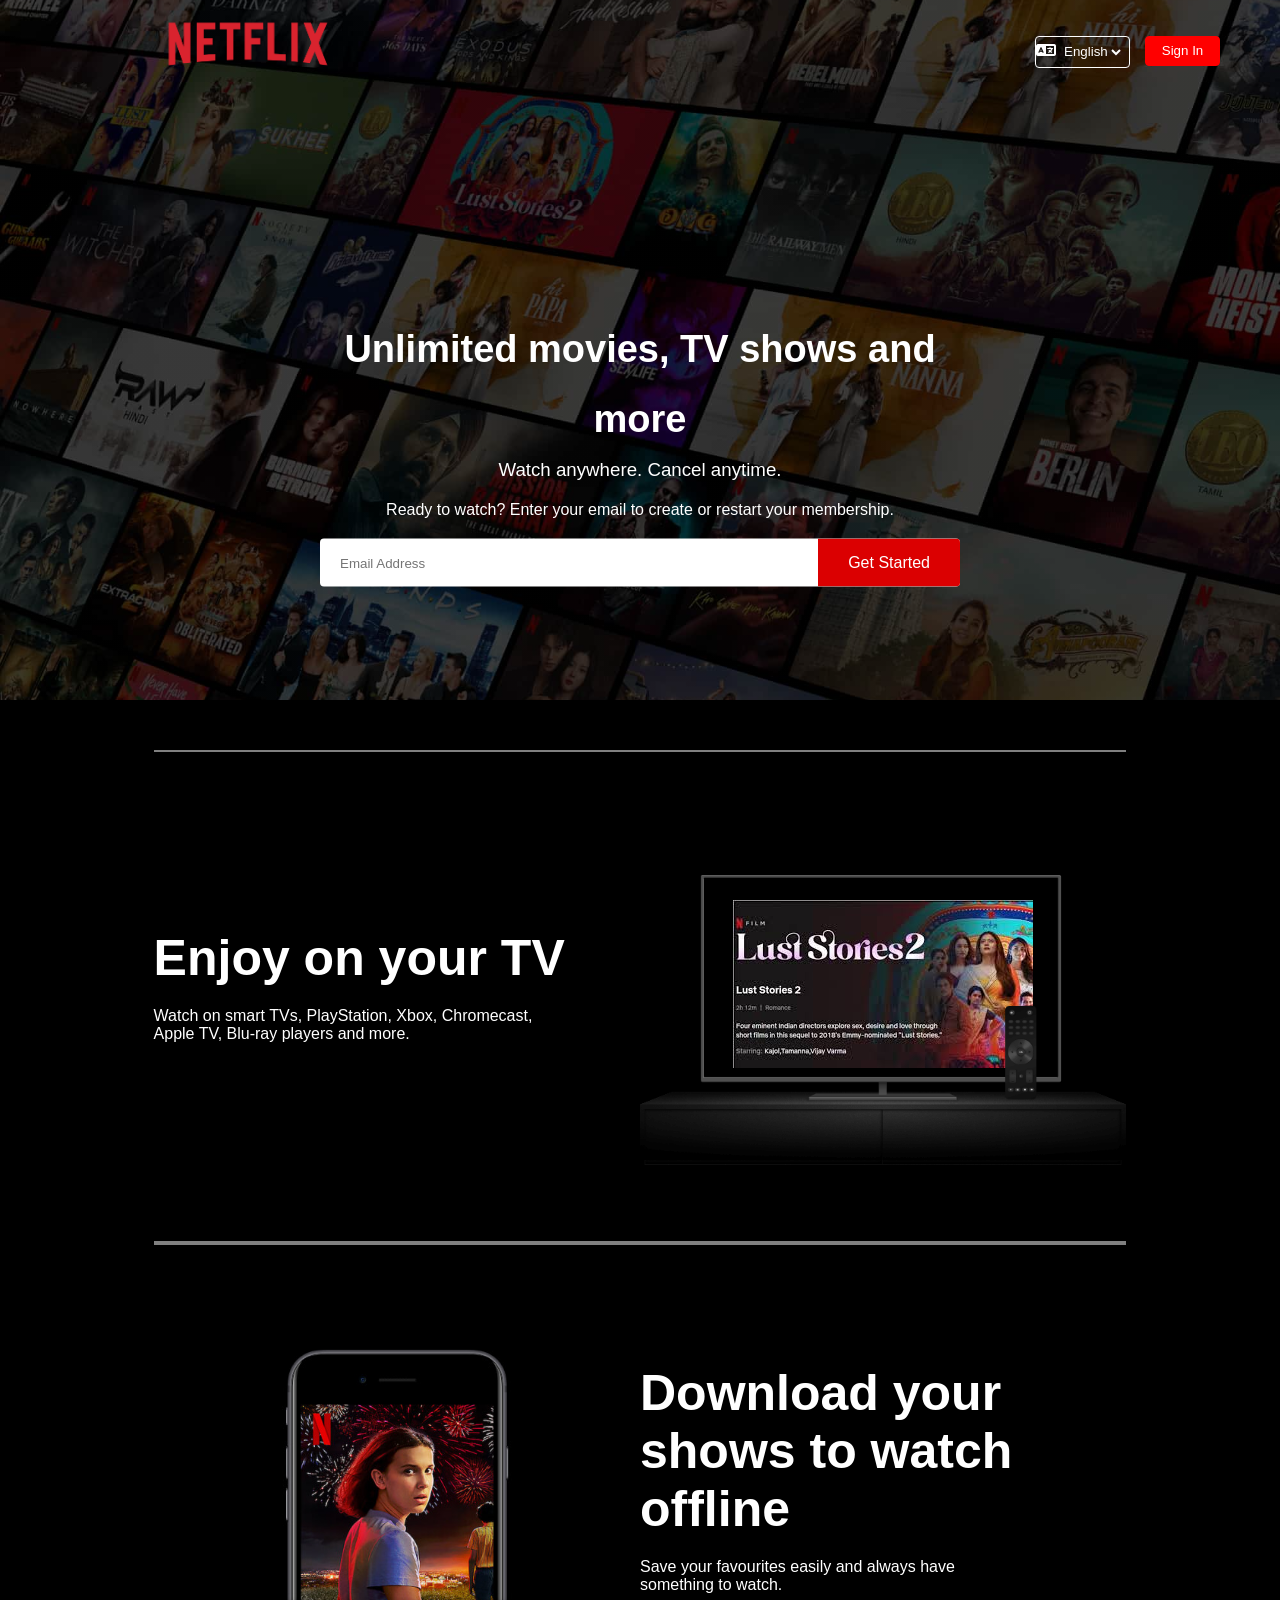
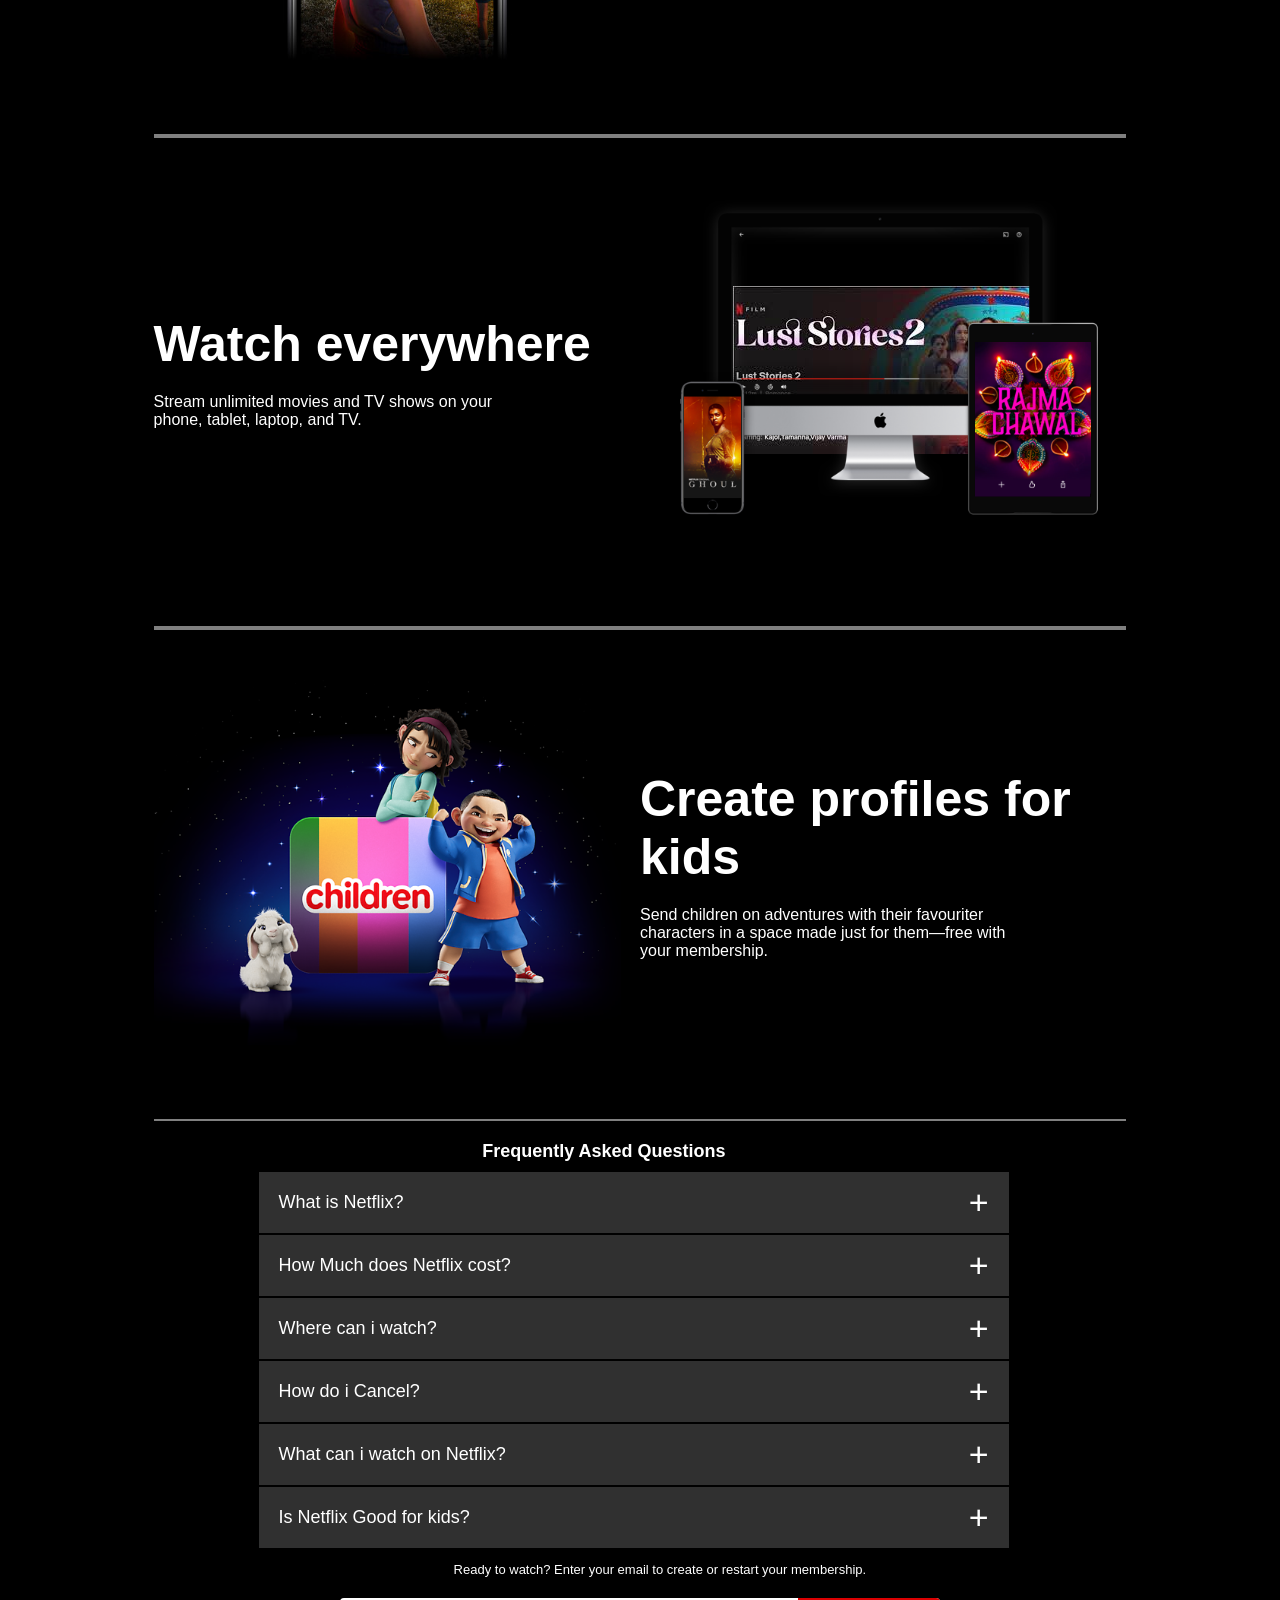
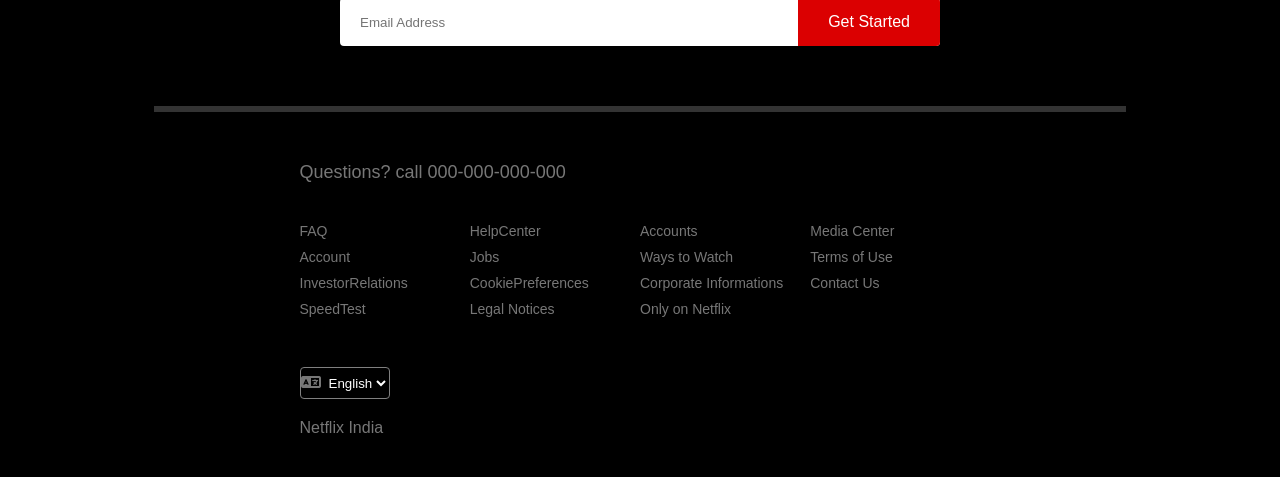
<file: project 3 netflix/index.html>
<!DOCTYPE html>
<html lang="en">
<head>
    <meta charset="UTF-8">
    <meta name="viewport" content="width=device-width, initial-scale=1.0">
    <title>Netflix</title>
    <link rel="stylesheet" href="style.css">
     <link rel="stylesheet" href="https://cdnjs.cloudflare.com/ajax/libs/font-awesome/6.5.1/css/all.min.css" integrity="sha512-DTOQO9RWCH3ppGqcWaEA1BIZOC6xxalwEsw9c2QQeAIftl+Vegovlnee1c9QX4TctnWMn13TZye+giMm8e2LwA==" crossorigin="anonymous" referrerpolicy="no-referrer" />

</head>
<body>
    <header class="background">
        <nav>
            <img src="netflixlogo_files/Netflix_Logo_PMS.png" alt="netflix logo" class="netflixlogo">
                <div class="buttons">
                  
                    <i class="fa-solid fa-language">
                        <select name="English" id="">
                            <option value="English">English</option>   
                        </select>
                    </i>
                     <button>Sign In</button>
                </div>
         </nav>
         <div class="text1">
            <h1>Unlimited movies, TV shows and more</h1>
            <h3>Watch anywhere. Cancel anytime. </h3>
            <p>Ready to watch? Enter your email to create or restart your membership.</p>
            <form class="Email Sign Up">
                 <input type="email" placeholder="Email Address" required>
                 <button type="submit">Get Started</button>
            </form>
         </div>
            
        
    </header>
    
    <div class="features">
         <div class="block">
            <div class="text-col">
                <h1 class="h1text">Enjoy on your TV </h1>
                <p>Watch on smart TVs, PlayStation, Xbox, Chromecast,</p>
                <p> Apple TV, Blu-ray players and more.</p>
            </div>
            <div class="img-col">
                <img src="netflixlogo_files/tv.png" alt="" class="img2" height="100%" width="100%">
            </div>
         </div>
        
         <div class="block">
            <div class="img-col">
                <img src="netflixlogo_files/mobile-0819.jpg" alt="" class="img2" height="100%" width="100%">
            </div>
            <div class="text-col">
                <h1 class="h1text">Download your shows to watch offline</h1>
                <p>Save your favourites easily and always have</p>
                <p> something to watch.</p>
            </div>
           
         </div>
         <div class="block">
            <div class="text-col">
                <h1 class="h1text">Watch everywhere</h1>
                <p>Stream unlimited movies and TV shows on your</p>
                <p>phone, tablet, laptop, and TV.</p>
            </div>
            <div class="img-col">
                <img src="netflixlogo_files/device-pile-in.png" alt="" class="img2" height="100%" width="100%">
            </div>
         </div>
         <div class="block">
            <div class="img-col">
                <img src="netflixlogo_files/AAAABVr8nYuAg0xDpXDv0VI9HUoH7r2aGp4TKRCsKNQrMwxzTtr-NlwOHeS8bCI2oeZddmu3nMYr3j9MjYhHyjBASb1FaOGYZNYvPBCL.png" alt="" class="img2" height="100%" width="100%">
            </div>
            <div class="text-col">
                <h1 class="h1text">Create profiles for kids</h1>
                <p>Send children on adventures with their favouriter</p>
                <p> characters in a space made just for them—free with</p>
                <p>your membership.</p>
            </div>
           
         </div>
         <div class="faq">
            <h2>Frequently Asked Questions</h2>
            <ul class="accordion">
                <li>
                    <input type="radio" name="accordion" id="fifth">
                    <label for="fifth">What is Netflix?</label>
                    <div class="content">
                        <p>Netflix is a streaming service that offers a wide variety of award-winning TV shows, movies, anime, documentaries and more – on thousands of internet-connected devices.

                            You can watch as much as you want, whenever you want, without a single ad – all for one low monthly price. There's always something new to discover, and new TV shows and movies are added every week!</p>
                    </div>
                </li>
            </ul>
            <ul class="accordion">
              
                <li>
                    <input type="radio" name="accordion" id="first">
                    <label for="first">How Much does Netflix cost?</label>
                    <div class="content">
                        <p>Watch Netflix on your smartphone, tablet, Smart TV, laptop, or streaming device, all for one fixed monthly fee. Plans range from ₹149 to ₹649 a month. No extra costs, no contracts.</p>
                    </div>
                </li>
            </ul>
            <ul class="accordion">
                <li>
                    <input type="radio" name="accordion" id="second">
                    <label for="second">Where can i watch?</label>
                    <div class="content">
                        <p>Watch anywhere, anytime. Sign in with your Netflix account to watch instantly on the web at netflix.com from your personal computer or on any internet-connected device that offers the Netflix app, including smart TVs, smartphones, tablets, streaming media players and game consoles.

                            You can also download your favourite shows with the iOS, Android, or Windows 10 app. Use downloads to watch while you're on the go and without an internet connection. Take Netflix with you anywhere.</p>
                    </div>
                </li>
            </ul>
            <ul class="accordion">
                <li>
                    <input type="radio" name="accordion" id="third">
                    <label for="third">How do i Cancel?</label>
                    <div class="content">
                        <p>Netflix is flexible. There are no annoying contracts and no commitments. You can easily cancel your account online in two clicks. There are no cancellation fees – start or stop your account anytime.</p>
                    </div>
                </li>
            </ul>
            <ul class="accordion">
                <li>
                    <input type="radio" name="accordion" id="fourth">
                    <label for="fourth">What can i watch on Netflix?</label>
                    <div class="content">
                        <p>Netflix has an extensive library of feature films, documentaries, TV shows, anime, award-winning Netflix originals, and more. Watch as much as you want, anytime you want.</p>
                    </div>
                </li>
            </ul>
            
            <ul class="accordion">
                <li>
                    <input type="radio" name="accordion" id="sixth">
                    <label for="sixth">Is Netflix Good for kids?</label>
                    <div class="content">
                        <p>The Netflix Kids experience is included in your membership to give parents control while kids enjoy family-friendly TV shows and films in their own space.

                            Kids profiles come with PIN-protected parental controls that let you restrict the maturity rating of content kids can watch and block specific titles you don’t want kids to see.
                            </p>
                    </div>
                </li>
            </ul>
        </div>
        <small>Ready to watch? Enter your email to create or restart your membership.</small>
        <form class="Email Sign Up">
             <input type="email" placeholder="Email Address" required>
             <button type="submit">Get Started</button>
        </form>     
        <footer>
            <h2>
                Questions? call 000-000-000-000
            </h2>
            <div class="row">
                <div class="col">
                    <a href="#">FAQ</a>
                    <a href="#">Account</a>
                    <a href="#">InvestorRelations</a>
                    <a href="#">SpeedTest</a>
                </div>
                <div class="col">
                    <a href="#">HelpCenter</a>
                    <a href="#">Jobs</a>
                    <a href="#">CookiePreferences</a>
                    <a href="#">Legal Notices</a>
                </div>
                <div class="col">
                    <a href="#">Accounts</a>
                    <a href="#">Ways to Watch</a>
                    <a href="#">Corporate Informations</a>
                    <a href="#">Only on Netflix</a>
                </div>
                <div class="col">
                    <a href="#">Media Center</a>
                    <a href="#">Terms of Use</a>
                
                    <a href="#">Contact Us</a>
                </div>
            </div>
            <i class="fa-solid fa-language" >
                <select name="English" id="">
                    <option value="English">English</option>   
                </select>
            </i>
            <p>
                Netflix India
            </p>
        </footer>
        

    </div>
     
 
</body>
</html>
</file>
<file: project 2 amazon/style.css>
*{
    margin: 0;
    font-family: Arial, Helvetica, sans-serif;
    border: border-box;

 }

  
 .navbar{
    height: 60px;
    background-color: #0F1111 ;
    color: white ;
    display: flex;
    align-items: center;
    justify-content: space-evenly;
 }
 .navlogo{
    height: 50px;
    width: 113px;
 }
 .logo{
    background-image: url("amazonlogo.png");
    background-size: cover;
    height: 50px;
    width: 100px;
}
  .border{
    border: 2px solid transparent;
    
  }
  .border:hover{
    border-color: white;
  }
   
  .deliver{
    color: #cccccc;
    font-size: 1rem;
    margin-left: 15px;

  }
  .India{
    font-size: 1rem  ;
    margin-left: 3px;
    
  }

  .navicon{
    display: flex;
    align-self: center;
     
  }
  .navsearch{
    display: flex;
    height: 40px;
    width: 640px;
    border-radius: 4px;
    justify-content: space-evenly;
    margin-left: 5px;
  }
  .search{
    background-color: #E6E6E6;
    text-align: center;
    color: #0F1111;
    width: 50px;
    border: none;
    border-top-left-radius: 4px ;
    border-bottom-left-radius: 4px;

  }
  .searchinput{
    width: 100%;
    font-size: 1rem;
    border: none;
 }
 .searchion{
    width: 45px;
    display: flex;
    justify-content: center;
    align-items: center;
    background-color: #febd68;
    border-top-right-radius: 4px;
    border-bottom-right-radius: 4px;
    border: none;
    font-size: 1.2rem;
    color: #0F1111;

}
.sign{
    font-size: 0.7rem;
    
}
.first{
    font-weight: 700;
}
.navsearch:hover{
    border: 2px solid orange;

}
.cark i{
    font-size: 33px;

}
.cart{
    font-size: 0.85rem;
    font-weight: 700;
}
.panel{
    height: 39px;
    display: flex;
    background-color: #222f3d ;
    color: white;
    justify-content: space-evenly;
    align-items: center;
}
.options p{
    display: inline; 
    width: 70%;
    font-size: 0.85rem ;
    margin-left: 15px;
}
.options {
     
    width: 70%;
    font-size: 0.85rem ;
    
}
.deals{
    background-image: url("deal.jpeg");
    background-size: cover;
    height: 39px;
    width: 400px;
}




.homepage {
    background-image: url("homepage.jpg");
    background-size: cover;
    height: 300px;
   
     
}
.shop{
    display: flex;
    justify-content: space-evenly;
    background-color: #F8F3DF;
    
}
.box{
     
    height: 387px;
    width: 266.664px;
    padding: 20px 20px 20px 13px;
    background-color: white;
    margin-bottom: 40px;
    margin-left: 10px;
}
.top{
    display: flex;
    justify-content: space-evenly;
    
    background-size: cover;
    
    
}
.subimage{
    height: 130px;
    width: 55%;
     
    background-size: 100%;
    padding-top: 10px;
    background-repeat: no-repeat;
    margin-left: 15px;
    margin-top: 5px;
    margin-bottom: 5px;
    background-position: center;

}
 
.text{
    display: flex;
    text-align: center;
    margin-left: 20pxS;

}
.text p{
    margin-left: 2rem;
    font-weight: 400;
    font-style: oblique;
    margin-bottom: 10px;
    margin-top: none;
}
 
.subimage1{
    height: 130px;
    width: 100%;
     
    background-size: 100%;
    
    background-repeat: no-repeat;
    
    margin-top: 5px;
    margin-bottom: 15px;
    background-position: center;
    padding-bottom: 25px;
}
footer{
    margin-top: 10px; 
}
.footpanel{
    background-color: #37475a;
    color: white;
    height: 50px;
    display: flex;
    justify-content: center;
    align-items: center;
    font-size: 0.85rem;
}
.footpanel2{
    background-color: #222f3d;
    height: 300px;
    display: flex;
    justify-content: space-evenly;
    color: white;
}
ul{
    margin: 20px  ;
}
ul a{
    display: block;
    font-size: 0.85rem;
    margin-top: 10px ;
    color: #dddddd;
}
.footpanel3{
    background-color: #222f3d;
    height: 68px;
    display: flex;
    justify-content: space-evenly;
    color: white;
    border-top: 0.5px solid white;
}
.footlogo{
    background-image: url('amazonqw.png');
    height: 50px;
    width: 100px;
    background-size: cover;
}

/* Add the styles for .footpanel3 and .footpanel4 if needed */


.footpanel4{
    height: 70px;
    background-color: #0F1111;
    color: white;
    font-size: 0.7rem;
    text-align: center;
}
.pages{
   padding-top: 25px;

}
.copy{
     padding-top: 5px;

}
</file>
<file: project 3 netflix/style.css>
*{
    margin: 0px;
    padding: 0px;
    font-family: Arial, Helvetica, sans-serif;
    box-sizing: border-box;
}
body{
    background-color: black;
    color: white;
}
.background{
    height: 700px;
    background-image: linear-gradient(rgba(0,0,0,0.7),rgba(0,0,0,0.7)),url('netflixlogo_files/IN-en-20240107-trifectadaily-perspective_alpha_website_small.jpg');
    background-size: cover;
    text-align: center;
    
    background-position: center;
    
    
}
nav{
    height: 45px;
    width: 90%;
    margin: 10px;
    display: flex;
    align-items: center;
    justify-content: space-between;
    padding: 24px 32px;
    margin-left: 100px;
    position: absolute;

}
.buttons{
    display: flex;
}
 .netflixlogo{
    cursor: pointer;
   
    min-height: 30px;
    min-width: 90px;
    max-height: 100px;
    max-width: 200px; /* Added 'px' unit */
    height: auto;
    width: auto;
   
    margin: 8px 0px 0px 16px; /* corrected commas to spaces */
    margin-top: 20px;
    }
     
    


nav button{
     height: 30px;
     width: 75px;
     border: 1px solid red;
     border-radius: 4px;
     margin-top: 35px;
     background-color: red;
     color: white;
     cursor: pointer;

}
.English{
    background-color: transparent;
    color: white;

}
select {
     
    border: 0;
    background: rgba(0, 0, 0, 0);
    color: #fff;
     
    cursor: pointer;
    height: 30px;
   
  }
 nav i{
    margin-top: 35px;
    display: inline-flex;
    align-items: center;
     
    cursor: pointer;
    padding-right: 5px;
    border-radius: 4px;
    border: 0.5px solid white;
    margin-right: 15px;
}
 
 
.text1{
    position: absolute;
    top: 50%;
    left: 50%;
    transform: translate(-50%,-50%);
    text-align: center;
    margin: auto;
    display: block;
    align-items: center;
    justify-content: center;
  
}
.text1 h1{
font-size: 38px;
line-height: 70px;
font-weight: 600;
max-width: 700px;
}
.text1 h3{
    font-weight: 400;
    margin-bottom: 20px;
    margin-top: 5px;
}
.text1 p{
    
    margin-bottom: 20px;


}
.Email{
    display: flex;
    align-items:  center;
    border-radius: 4px;
    background-color: transparent;
    background: #fff;
    margin-top: 10px;
    overflow: hidden;
}
.Email input{
    flex: 1;
    border: 0;
    outline: 0;
    margin-left: 20px;
}
.Email button{
    background: #db0001;
    border: 0;
    outline: 0;
    color: #fff;
    font-size: 16px;
    cursor: pointer;
    padding: 15px 30px;
     
}
.features{
    
     padding: 50px 12%;
     height: 22px;

}
.block{
    display: flex;
    align-items: center;
    flex-wrap: wrap;
    width: 100%;
     
    padding: 50px 0;
    border-top: 2px solid gray;
    border-bottom: 2px solid gray;
     
    
}

.text-col{
    flex-basis: 50%;
    margin-bottom: 20px;
}
.img-col{
    flex-basis: 50%;
    margin-bottom: 20px;
}

.img2 {
    
    width: 100%;
    background-image: url('1.jpeg');
    background-size: auto;
    background-repeat: no-repeat;
    background-position: center;
}
.h1text{
    font-size: 50px;
    font-weight: 600;
    margin-bottom: 20px;
}



.faq{
    padding: 10px 12%;
    text-align: center;
    font-size: 18px ;
    padding-left: 100px;
}
.faq h2{
    padding: 10px 10%;

    text-align: center;
    font-size: 18px ;
    
    padding-left: 20px;
}
.accordion{
   
    width: 100%;
    max-width: 750px;
}
.accordion li{
    list-style: none;
    width: 100%;
    margin-left: 5px;
}
.accordion li label{
    display: flex;
    align-items: center;
    padding: 20px;
    font-size: 18px;
    font-weight: 500;
    background: #303030;
    margin-bottom: 2px;
    cursor: pointer;
    position: relative;

}
label::after{
    content: '+';
    font-size: 34px;
    position: absolute;
    right: 20px;
    transition: transform 0.5s;


}
input[type='radio']{
    display: none;
}
.accordion .content{
    background: #303030;
    text-align: left;
    padding: 0px 20px;
    max-height: 0px;
    overflow: hidden;
    transition:  max-height 0.5s,padding 0.5s;

}
.accordion input[type='radio']:checked+label+.content{
    max-height: 600px;
    padding: 30px 20px;
}
.accordion input[type='radio']:checked+label::after{
    transform: rotate(135deg);
}
.features .Email{
    max-width: 600px;
    margin: 20px auto 60px;
}
.features small{
    margin-left:  300px;
      
     font-size: 13px;
}
footer{
    padding: 50px 15% 10px;
    border-top: 6px solid #333;
    color: #777;

}
footer h2{
    font-weight: 400;
    font-size: 18px;
    margin-bottom: 30px;
}
footer .col{
   
    flex-basis: 25%;
    flex-grow: 1;
    margin-bottom: 20px;
}
footer .col a{ 
    display: block;
    text-decoration: none;
    color: #777;
    font-size: 14px;
    margin-bottom: 10px;
}
 footer .row{
    display: flex;
    justify-content: center;
    align-items: flex-start;
    padding: 10px 0;
 }
 footer .fa-solid{
    margin-top: 10PX;
    border: 1px solid gray;
    border-radius: 4px;
 }
 footer p{
     
    margin-bottom: 30px;
    margin-top: 20px;
}
footer .col a:hover{
    color: white;
}
/*----media---small-screen---*/
@media screen and (max-width: 768px) {
   

   

    nav{
        margin-left: 5px;
    }
    nav .buttons{
        padding: 4px 8px;
    }
    nav button{
        padding: 5px 10px;
    }

    .netflixlogo {
        width: 100px;
        margin-left: 0px;
        padding-right: 15px;
    }

    nav button {
        padding: 5px 10px;
    }

    

    .faq,
    .accordion,
    .features {
        padding: 10px 5%;
    }

    .accordion li label::after {
        font-size: 20px;
    }

    footer .col {
        flex-basis: 100%;
    }
    .text1{
        position: unset;
        transform: none;
        padding-top: 150px;

    }
    .text1 h1{
        font-size: 30px;
    }
    .Email {
        font-size: 12px;
        padding: 10px 15px;
        padding-left: 10px;
        padding-right: 10px;
        width: auto;

    }
    .text-col,.img-col{
        flex-basis: 100%;

    }
    .features h1{
        font-size: 30px;
    }
    .features p{
        font-size: 15px;}
    
    .block:nth-child(2),.block:nth-child(4){
        flex-direction: column-reverse;
    }
    .features .block{
        padding: 10px 0;
    }
    .features small{
     margin-left: 20px;
    font-size: auto;
    margin: 0;
    }
    footer{
    padding: 50px 15% 10px;
    border-top: 6px solid #333;
    color: #777;

}
footer h2{
    font-weight: 400;
    font-size: 18px;
    margin-bottom: 30px;
}
footer .col{
   
    flex-basis: 25%;
    flex-grow: 1;
    margin-bottom: 20px;
}
footer .col a{ 
    display: block;
    text-decoration: none;
    color: #777;
    font-size: 10px;
    margin-bottom: 5px;
}
 footer .row{
    display: flex;
    justify-content: center;
    align-items: flex-start;
    padding: 50px 0;
    justify-content: space-evenly;
 }
 footer .fa-solid{
    margin-top: 10PX;
    border: 1px solid gray;
    border-radius: 4px;
 }
 footer p{
     
    margin-bottom: 30px;
    margin-top: 20px;
}
footer .col a:hover{
    color: white;
}
   
}
</file>
